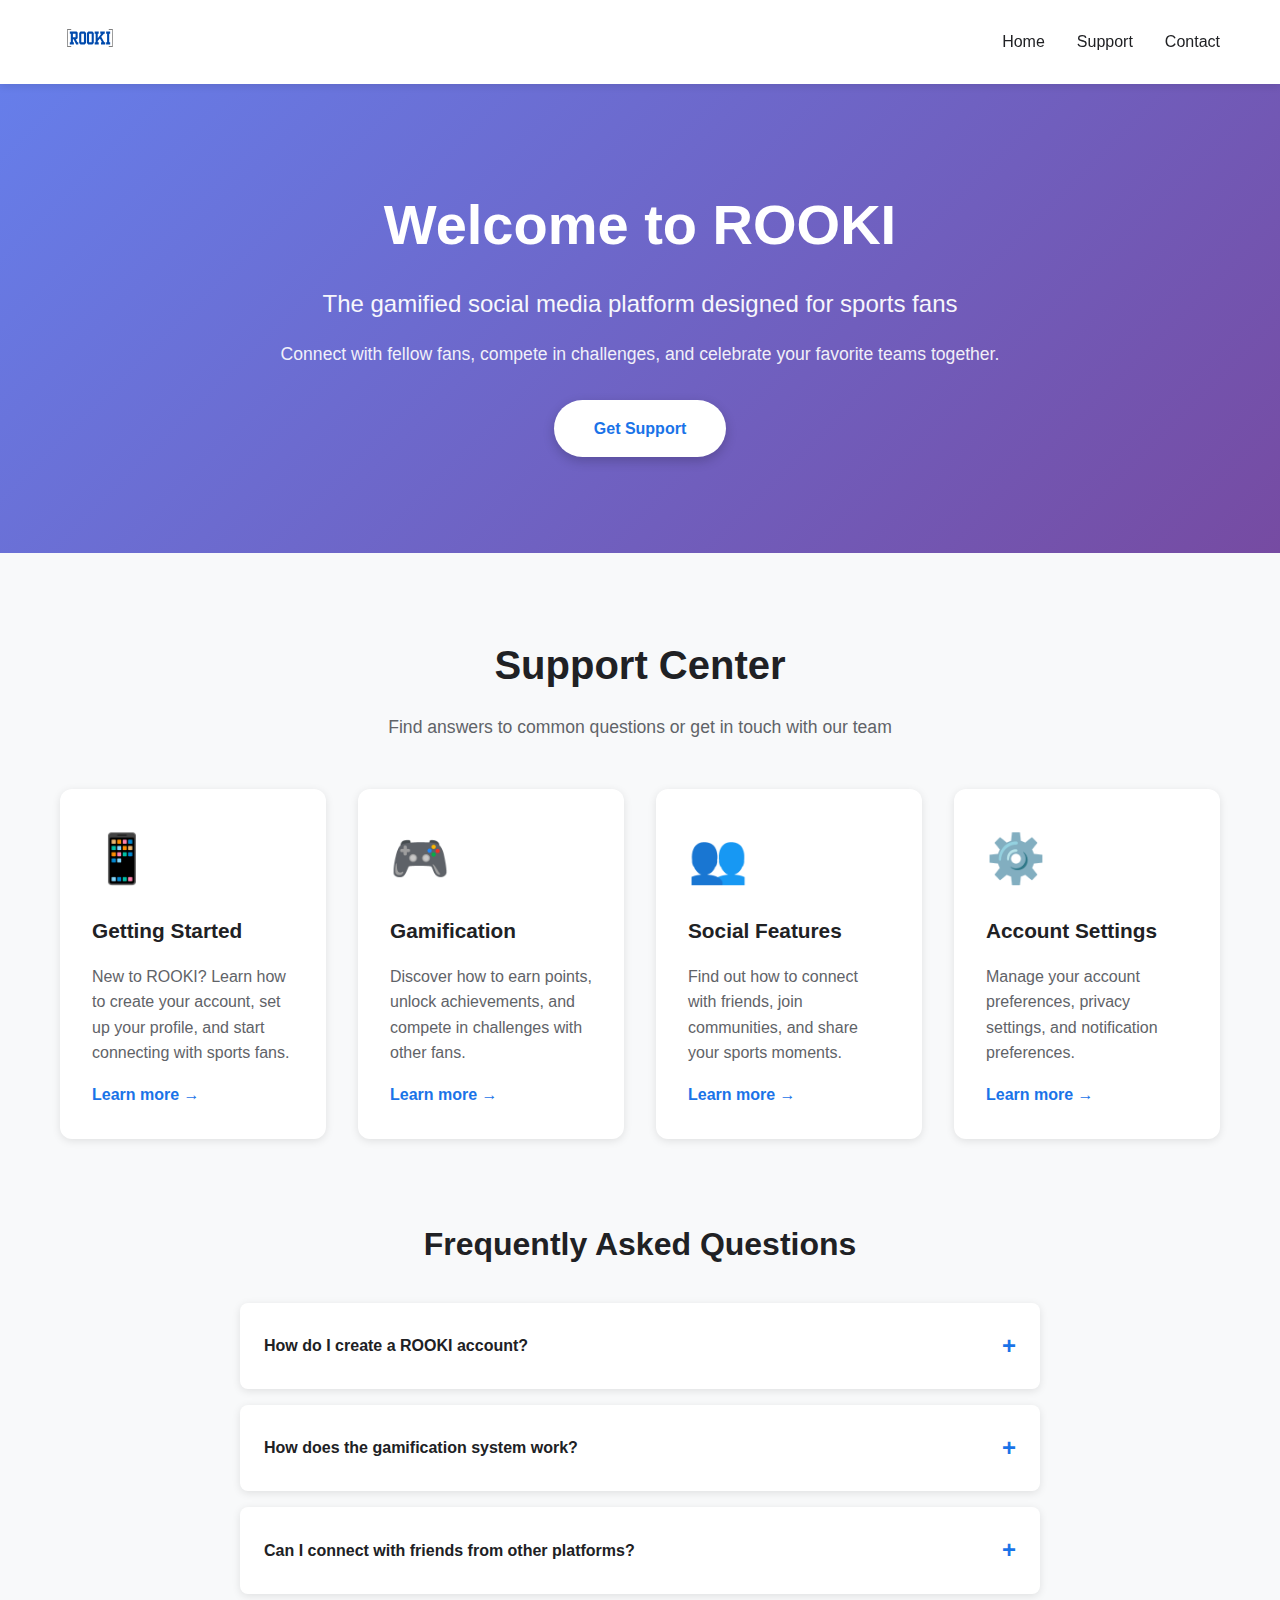
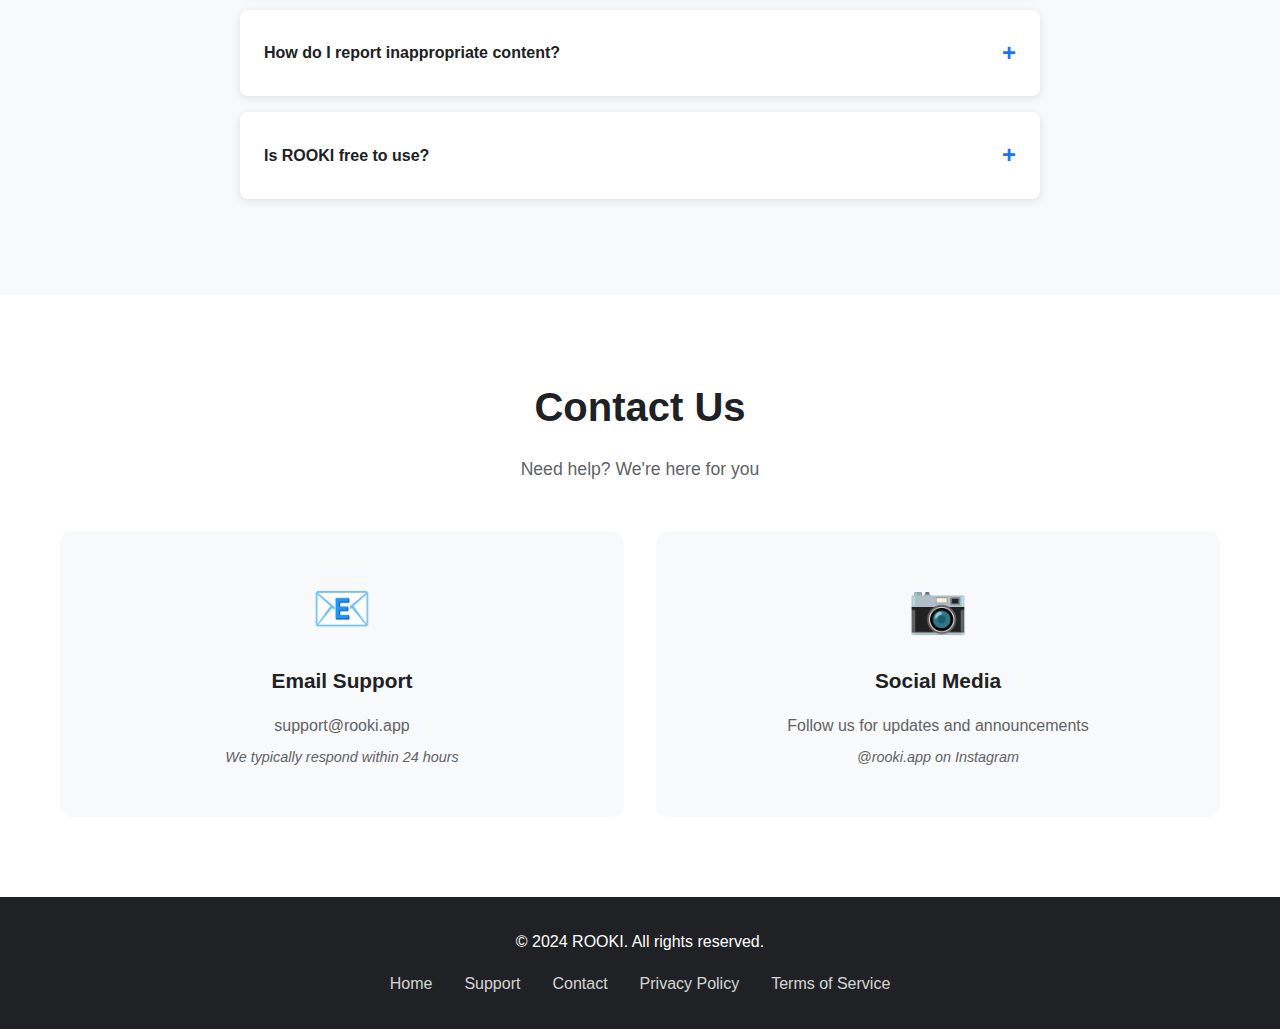
<file: index.html>
<!DOCTYPE html>
<html lang="en">
<head>
    <meta charset="UTF-8">
    <meta name="viewport" content="width=device-width, initial-scale=1.0">
    <title>ROOKI - Support</title>
    <link rel="stylesheet" href="styles.css">
</head>
<body>
    <nav class="navbar">
        <div class="container">
            <div class="nav-brand">
                <img src="rooki-logo.svg" alt="ROOKI" class="logo">
            </div>
            <ul class="nav-menu">
                <li><a href="#home">Home</a></li>
                <li><a href="#support">Support</a></li>
                <li><a href="#contact">Contact</a></li>
            </ul>
        </div>
    </nav>

    <section id="home" class="hero">
        <div class="container">
            <div class="hero-content">
                <h2>Welcome to ROOKI</h2>
                <p class="hero-subtitle">The gamified social media platform designed for sports fans</p>
                <p class="hero-description">Connect with fellow fans, compete in challenges, and celebrate your favorite teams together.</p>
                <a href="#support" class="btn-primary">Get Support</a>
            </div>
        </div>
    </section>

    <section id="support" class="support-section">
        <div class="container">
            <h2 class="section-title">Support Center</h2>
            <p class="section-subtitle">Find answers to common questions or get in touch with our team</p>

            <div class="support-grid">
                <div class="support-card">
                    <div class="card-icon">📱</div>
                    <h3>Getting Started</h3>
                    <p>New to ROOKI? Learn how to create your account, set up your profile, and start connecting with sports fans.</p>
                    <a href="#faq" class="card-link">Learn more →</a>
                </div>

                <div class="support-card">
                    <div class="card-icon">🎮</div>
                    <h3>Gamification</h3>
                    <p>Discover how to earn points, unlock achievements, and compete in challenges with other fans.</p>
                    <a href="#faq" class="card-link">Learn more →</a>
                </div>

                <div class="support-card">
                    <div class="card-icon">👥</div>
                    <h3>Social Features</h3>
                    <p>Find out how to connect with friends, join communities, and share your sports moments.</p>
                    <a href="#faq" class="card-link">Learn more →</a>
                </div>

                <div class="support-card">
                    <div class="card-icon">⚙️</div>
                    <h3>Account Settings</h3>
                    <p>Manage your account preferences, privacy settings, and notification preferences.</p>
                    <a href="#faq" class="card-link">Learn more →</a>
                </div>
            </div>

            <div id="faq" class="faq-section">
                <h3 class="faq-title">Frequently Asked Questions</h3>
                <div class="faq-list">
                    <div class="faq-item">
                        <div class="faq-question">
                            <span>How do I create a ROOKI account?</span>
                            <span class="faq-toggle">+</span>
                        </div>
                        <div class="faq-answer">
                            <p>You can create a ROOKI account by downloading our app and following the registration process. Simply provide your email address, create a username, and set up your profile.</p>
                        </div>
                    </div>

                    <div class="faq-item">
                        <div class="faq-question">
                            <span>How does the gamification system work?</span>
                            <span class="faq-toggle">+</span>
                        </div>
                        <div class="faq-answer">
                            <p>ROOKI rewards you with points primarily through placing locks (picks) on different games. You can also earn points by posting content, engaging with other fans, participating in challenges, and supporting your favorite teams. Earn achievements and climb the leaderboards!</p>
                        </div>
                    </div>

                    <div class="faq-item">
                        <div class="faq-question">
                            <span>Can I connect with friends from other platforms?</span>
                            <span class="faq-toggle">+</span>
                        </div>
                        <div class="faq-answer">
                            <p>Yes! You can invite friends to join ROOKI and connect with them on the platform. You can also find friends by searching their username or connecting through your contacts.</p>
                        </div>
                    </div>

                    <div class="faq-item">
                        <div class="faq-question">
                            <span>How do I report inappropriate content?</span>
                            <span class="faq-toggle">+</span>
                        </div>
                        <div class="faq-answer">
                            <p>If you encounter inappropriate content, you can report it by contacting us at our support email. Our moderation team will review the report promptly.</p>
                        </div>
                    </div>

                    <div class="faq-item">
                        <div class="faq-question">
                            <span>Is ROOKI free to use?</span>
                            <span class="faq-toggle">+</span>
                        </div>
                        <div class="faq-answer">
                            <p>Yes, ROOKI is free to download and use!</p>
                        </div>
                    </div>
                </div>
            </div>
        </div>
    </section>

    <section id="contact" class="contact-section">
        <div class="container">
            <h2 class="section-title">Contact Us</h2>
            <p class="section-subtitle">Need help? We're here for you</p>
            
            <div class="contact-grid">
                <div class="contact-card">
                    <div class="contact-icon">📧</div>
                    <h3>Email Support</h3>
                    <p>support@rooki.app</p>
                    <p class="contact-note">We typically respond within 24 hours</p>
                </div>

                <div class="contact-card">
                    <div class="contact-icon">📷</div>
                    <h3>Social Media</h3>
                    <p>Follow us for updates and announcements</p>
                    <p class="contact-note">@rooki.app on Instagram</p>
                </div>
            </div>
        </div>
    </section>

    <footer class="footer">
        <div class="container">
            <p>&copy; 2024 ROOKI. All rights reserved.</p>
            <div class="footer-links">
                <a href="#home">Home</a>
                <a href="#support">Support</a>
                <a href="#contact">Contact</a>
                <a href="privacy.html">Privacy Policy</a>
                <a href="#">Terms of Service</a>
            </div>
        </div>
    </footer>

    <script src="script.js"></script>
</body>
</html>
</file>
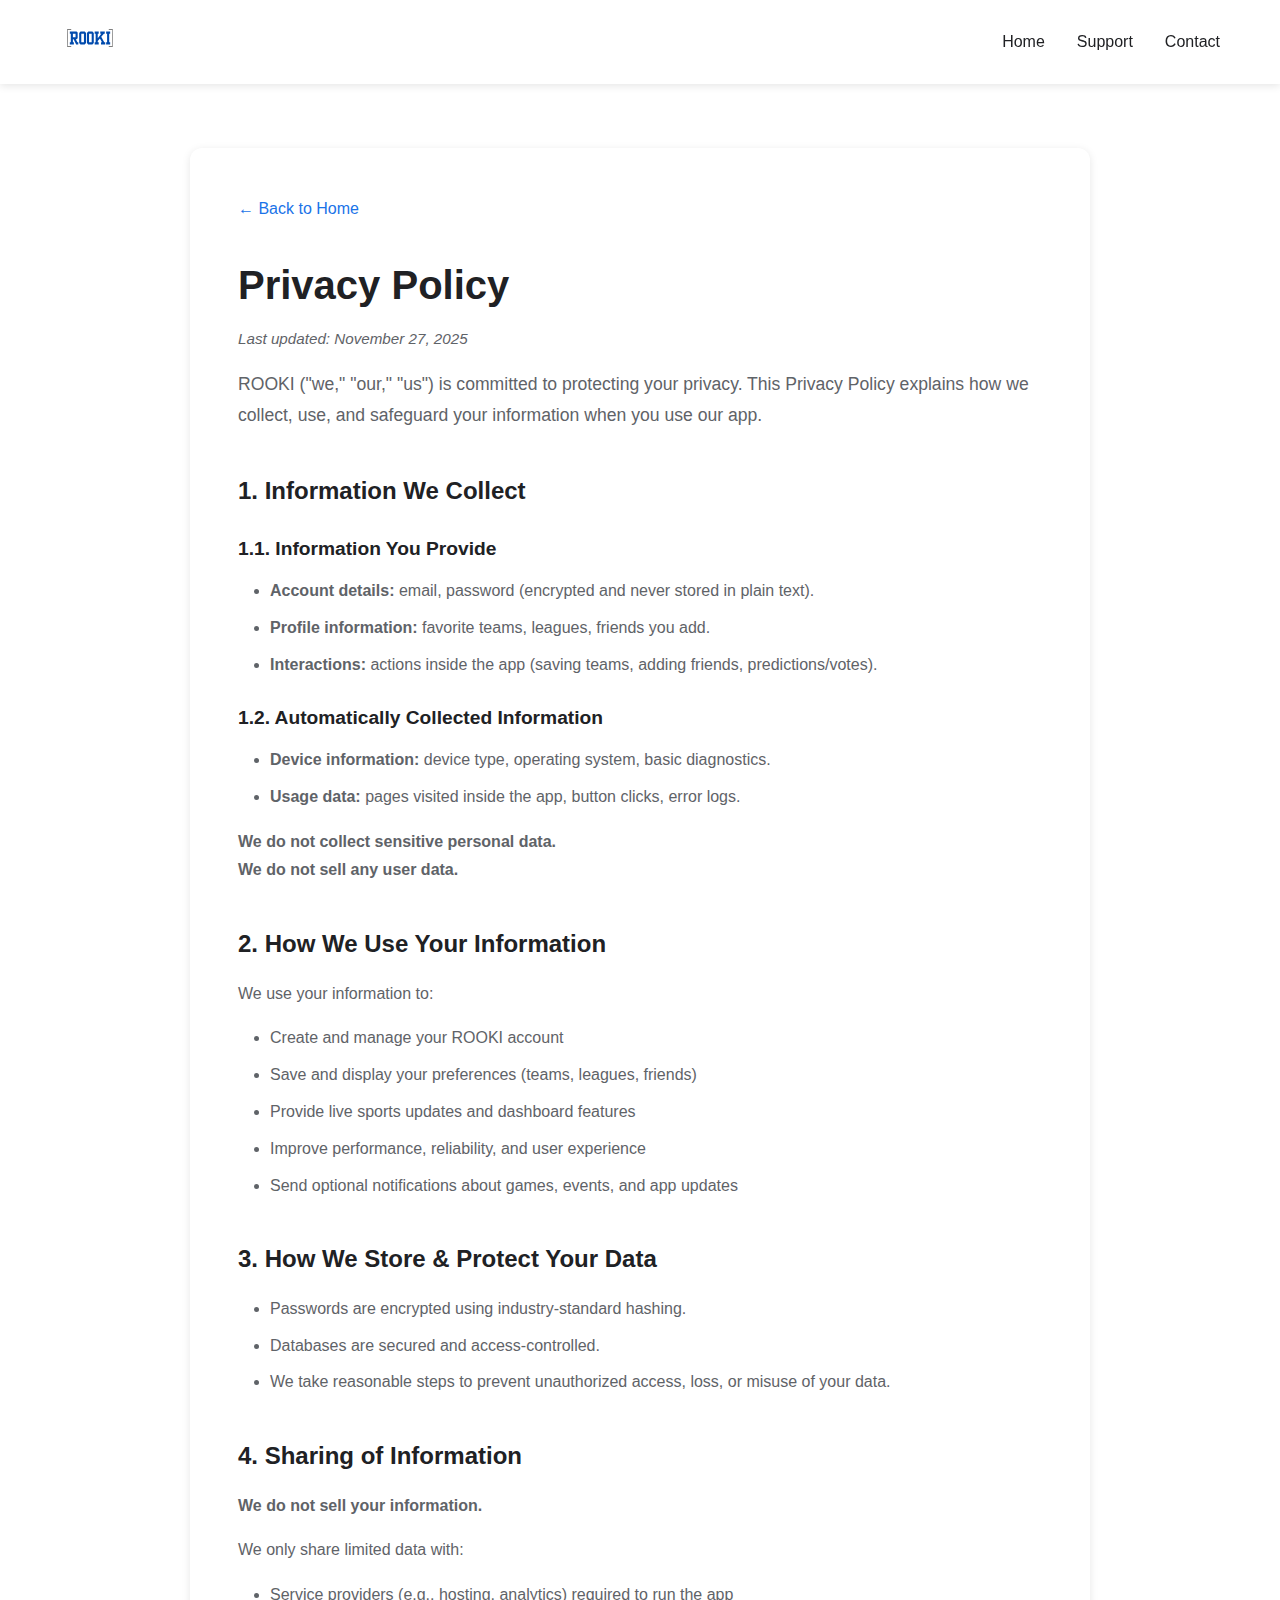
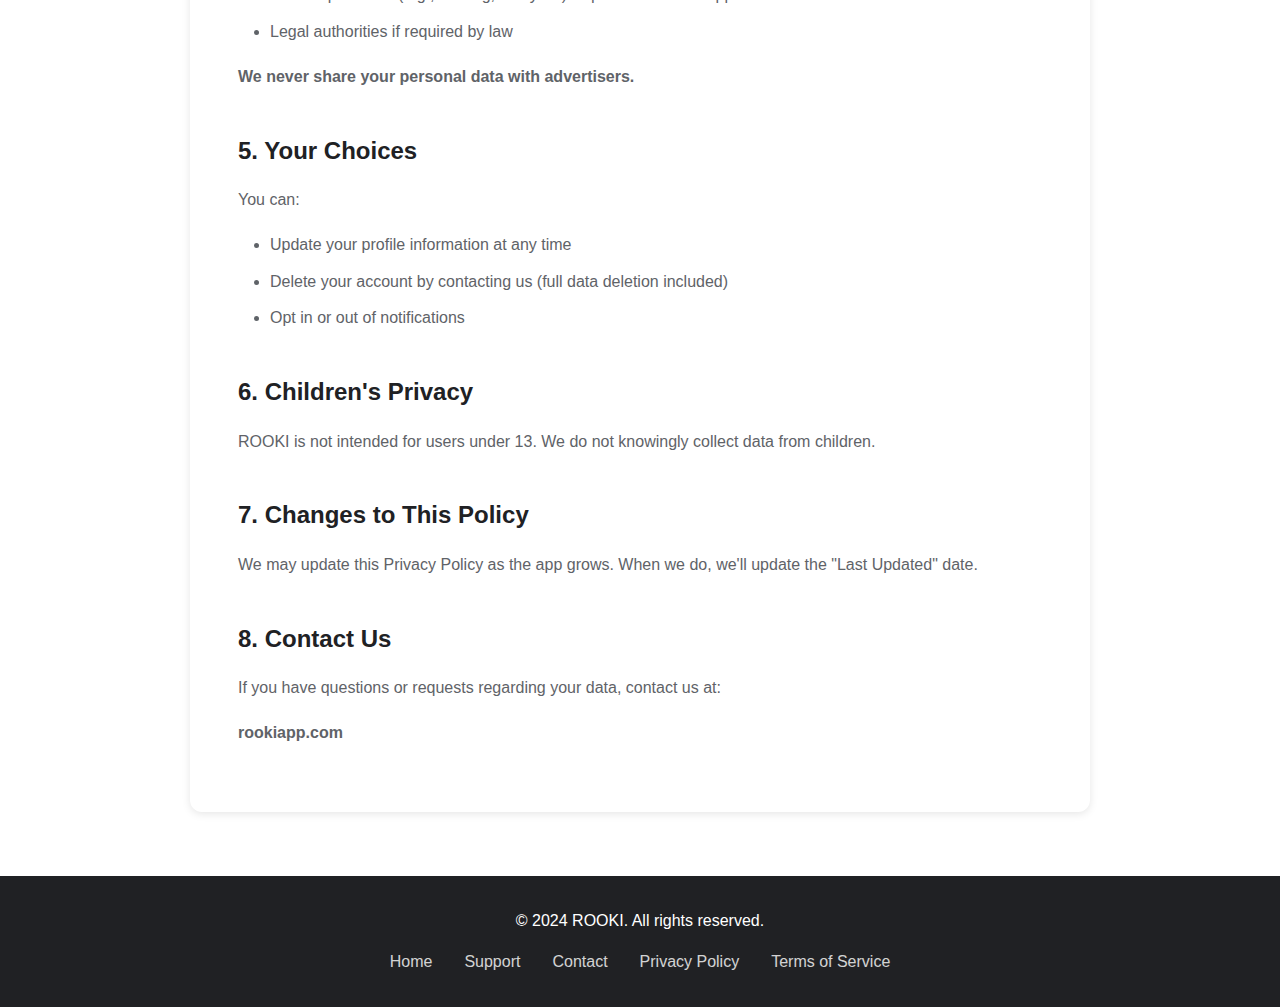
<file: privacy-policy.html>
<!DOCTYPE html>
<html lang="en">
<head>
    <meta charset="UTF-8">
    <meta name="viewport" content="width=device-width, initial-scale=1.0">
    <title>Privacy Policy - ROOKI</title>
    <link rel="stylesheet" href="styles.css">
    <style>
        .privacy-section {
            padding: 4rem 0;
            background: var(--white);
            min-height: 70vh;
        }

        .privacy-content {
            max-width: 900px;
            margin: 0 auto;
            background: var(--white);
            padding: 3rem;
            border-radius: 12px;
            box-shadow: var(--shadow);
        }

        .privacy-content h1 {
            font-size: 2.5rem;
            color: var(--text-dark);
            margin-bottom: 0.5rem;
        }

        .last-updated {
            color: var(--text-light);
            font-size: 0.95rem;
            margin-bottom: 2rem;
            font-style: italic;
        }

        .privacy-content h2 {
            font-size: 1.5rem;
            color: var(--text-dark);
            margin-top: 2.5rem;
            margin-bottom: 1rem;
        }

        .privacy-content h3 {
            font-size: 1.2rem;
            color: var(--text-dark);
            margin-top: 1.5rem;
            margin-bottom: 0.75rem;
        }

        .privacy-content p {
            color: var(--text-light);
            margin-bottom: 1rem;
            line-height: 1.8;
        }

        .privacy-content ul {
            color: var(--text-light);
            margin-left: 2rem;
            margin-bottom: 1rem;
            line-height: 1.8;
        }

        .privacy-content li {
            margin-bottom: 0.5rem;
        }

        .back-link {
            display: inline-block;
            margin-bottom: 2rem;
            color: var(--primary-color);
            text-decoration: none;
            font-weight: 500;
            transition: color 0.3s ease;
        }

        .back-link:hover {
            color: var(--primary-dark);
        }

        .privacy-intro {
            font-size: 1.1rem;
            margin-bottom: 2rem;
            line-height: 1.8;
        }

        @media (max-width: 768px) {
            .privacy-content {
                padding: 2rem 1.5rem;
            }

            .privacy-content h1 {
                font-size: 2rem;
            }

            .privacy-content h2 {
                font-size: 1.3rem;
            }
        }
    </style>
</head>
<body>
    <nav class="navbar">
        <div class="container">
            <div class="nav-brand">
                <a href="index.html"><img src="rooki-logo.svg" alt="ROOKI" class="logo"></a>
            </div>
            <ul class="nav-menu">
                <li><a href="index.html#home">Home</a></li>
                <li><a href="index.html#support">Support</a></li>
                <li><a href="index.html#contact">Contact</a></li>
            </ul>
        </div>
    </nav>

    <section class="privacy-section">
        <div class="container">
            <div class="privacy-content">
                <a href="index.html" class="back-link">← Back to Home</a>
                
                <h1>Privacy Policy</h1>
                <p class="last-updated">Last updated: November 27, 2025</p>
                
                <p class="privacy-intro">
                    ROOKI ("we," "our," "us") is committed to protecting your privacy. 
                    This Privacy Policy explains how we collect, use, and safeguard your 
                    information when you use our app.
                </p>

                <h2>1. Information We Collect</h2>
                
                <h3>1.1. Information You Provide</h3>
                <ul>
                    <li><strong>Account details:</strong> email, password (encrypted and never stored in plain text).</li>
                    <li><strong>Profile information:</strong> favorite teams, leagues, friends you add.</li>
                    <li><strong>Interactions:</strong> actions inside the app (saving teams, adding friends, predictions/votes).</li>
                </ul>

                <h3>1.2. Automatically Collected Information</h3>
                <ul>
                    <li><strong>Device information:</strong> device type, operating system, basic diagnostics.</li>
                    <li><strong>Usage data:</strong> pages visited inside the app, button clicks, error logs.</li>
                </ul>

                <p>
                    <strong>We do not collect sensitive personal data.</strong><br>
                    <strong>We do not sell any user data.</strong>
                </p>

                <h2>2. How We Use Your Information</h2>
                <p>We use your information to:</p>
                <ul>
                    <li>Create and manage your ROOKI account</li>
                    <li>Save and display your preferences (teams, leagues, friends)</li>
                    <li>Provide live sports updates and dashboard features</li>
                    <li>Improve performance, reliability, and user experience</li>
                    <li>Send optional notifications about games, events, and app updates</li>
                </ul>

                <h2>3. How We Store & Protect Your Data</h2>
                <ul>
                    <li>Passwords are encrypted using industry-standard hashing.</li>
                    <li>Databases are secured and access-controlled.</li>
                    <li>We take reasonable steps to prevent unauthorized access, loss, or misuse of your data.</li>
                </ul>

                <h2>4. Sharing of Information</h2>
                <p><strong>We do not sell your information.</strong></p>
                <p>We only share limited data with:</p>
                <ul>
                    <li>Service providers (e.g., hosting, analytics) required to run the app</li>
                    <li>Legal authorities if required by law</li>
                </ul>
                <p><strong>We never share your personal data with advertisers.</strong></p>

                <h2>5. Your Choices</h2>
                <p>You can:</p>
                <ul>
                    <li>Update your profile information at any time</li>
                    <li>Delete your account by contacting us (full data deletion included)</li>
                    <li>Opt in or out of notifications</li>
                </ul>

                <h2>6. Children's Privacy</h2>
                <p>
                    ROOKI is not intended for users under 13. 
                    We do not knowingly collect data from children.
                </p>

                <h2>7. Changes to This Policy</h2>
                <p>
                    We may update this Privacy Policy as the app grows. 
                    When we do, we'll update the "Last Updated" date.
                </p>

                <h2>8. Contact Us</h2>
                <p>
                    If you have questions or requests regarding your data, contact us at:
                </p>
                <p>
                    <strong>rookiapp.com</strong>
                </p>
            </div>
        </div>
    </section>

    <footer class="footer">
        <div class="container">
            <p>&copy; 2024 ROOKI. All rights reserved.</p>
            <div class="footer-links">
                <a href="index.html#home">Home</a>
                <a href="index.html#support">Support</a>
                <a href="index.html#contact">Contact</a>
                <a href="privacy-policy.html">Privacy Policy</a>
                <a href="#">Terms of Service</a>
            </div>
        </div>
    </footer>

    <script src="script.js"></script>
</body>
</html>
</file>
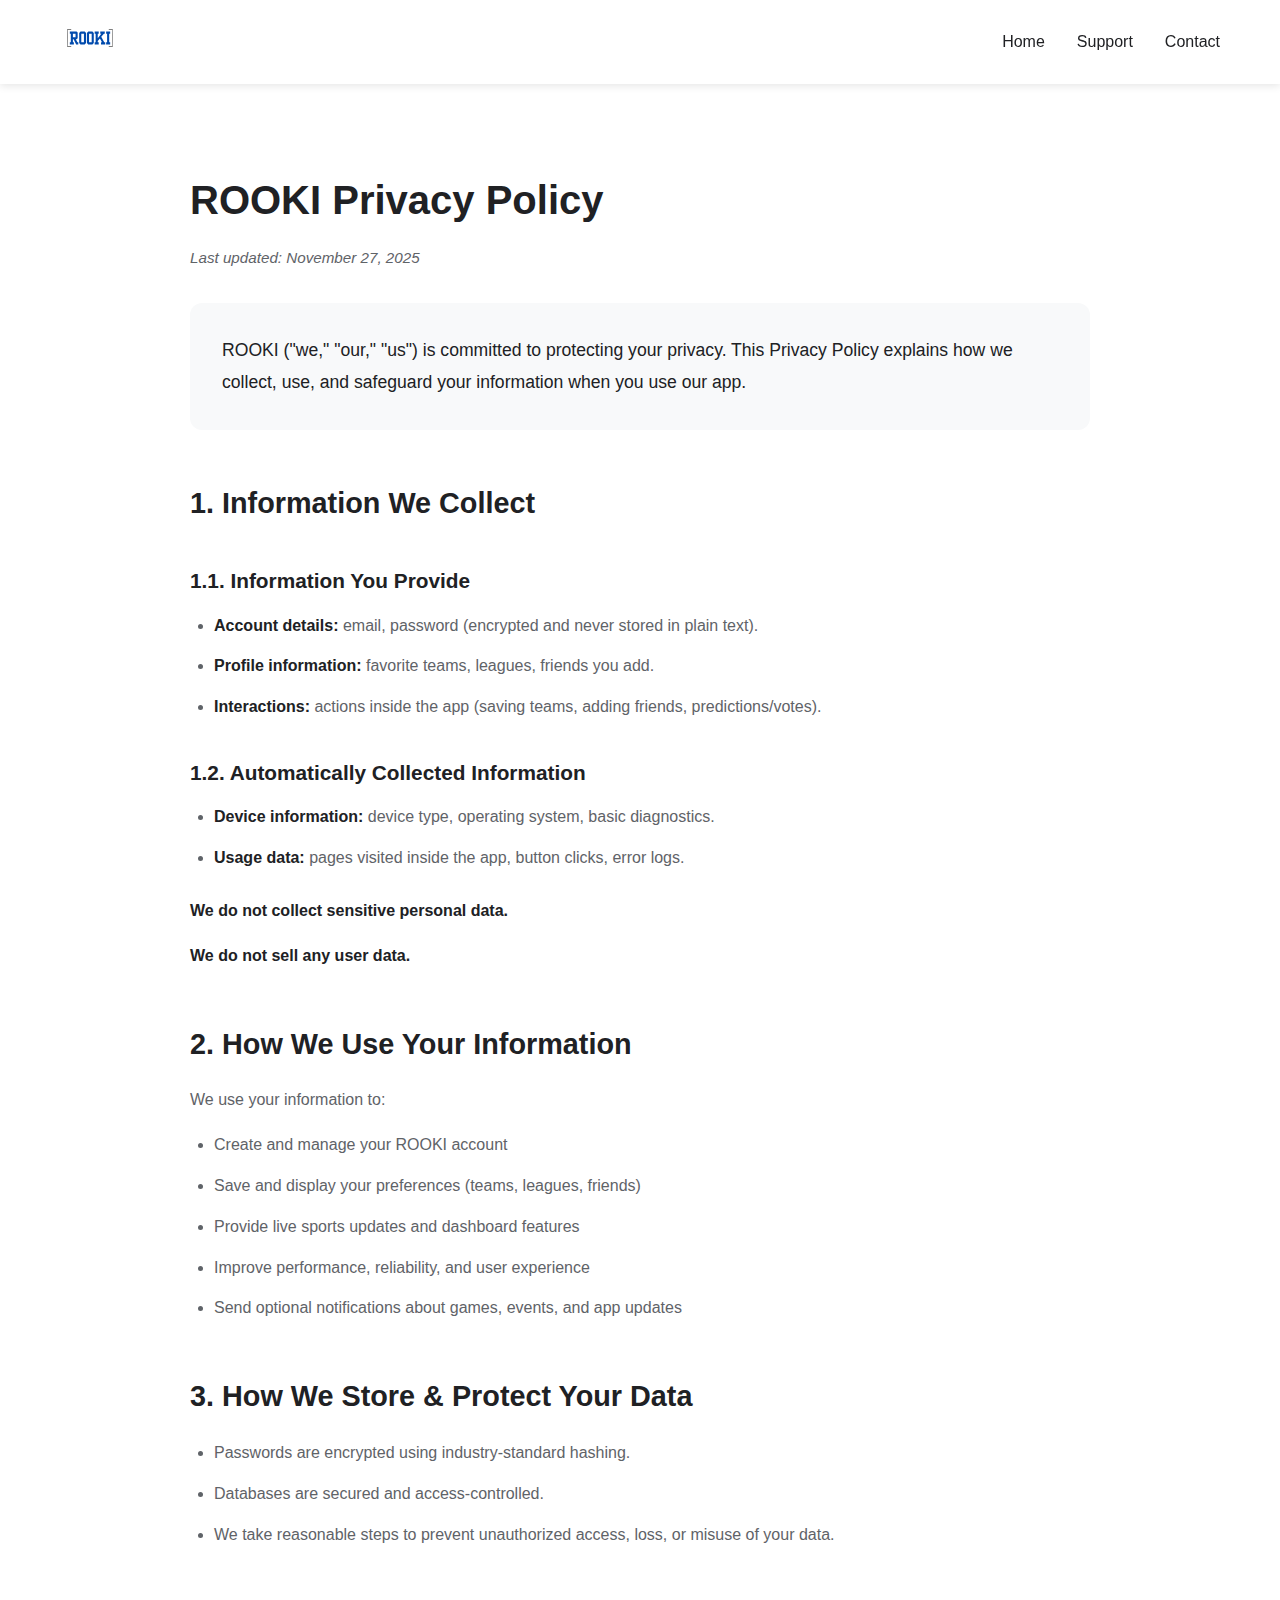
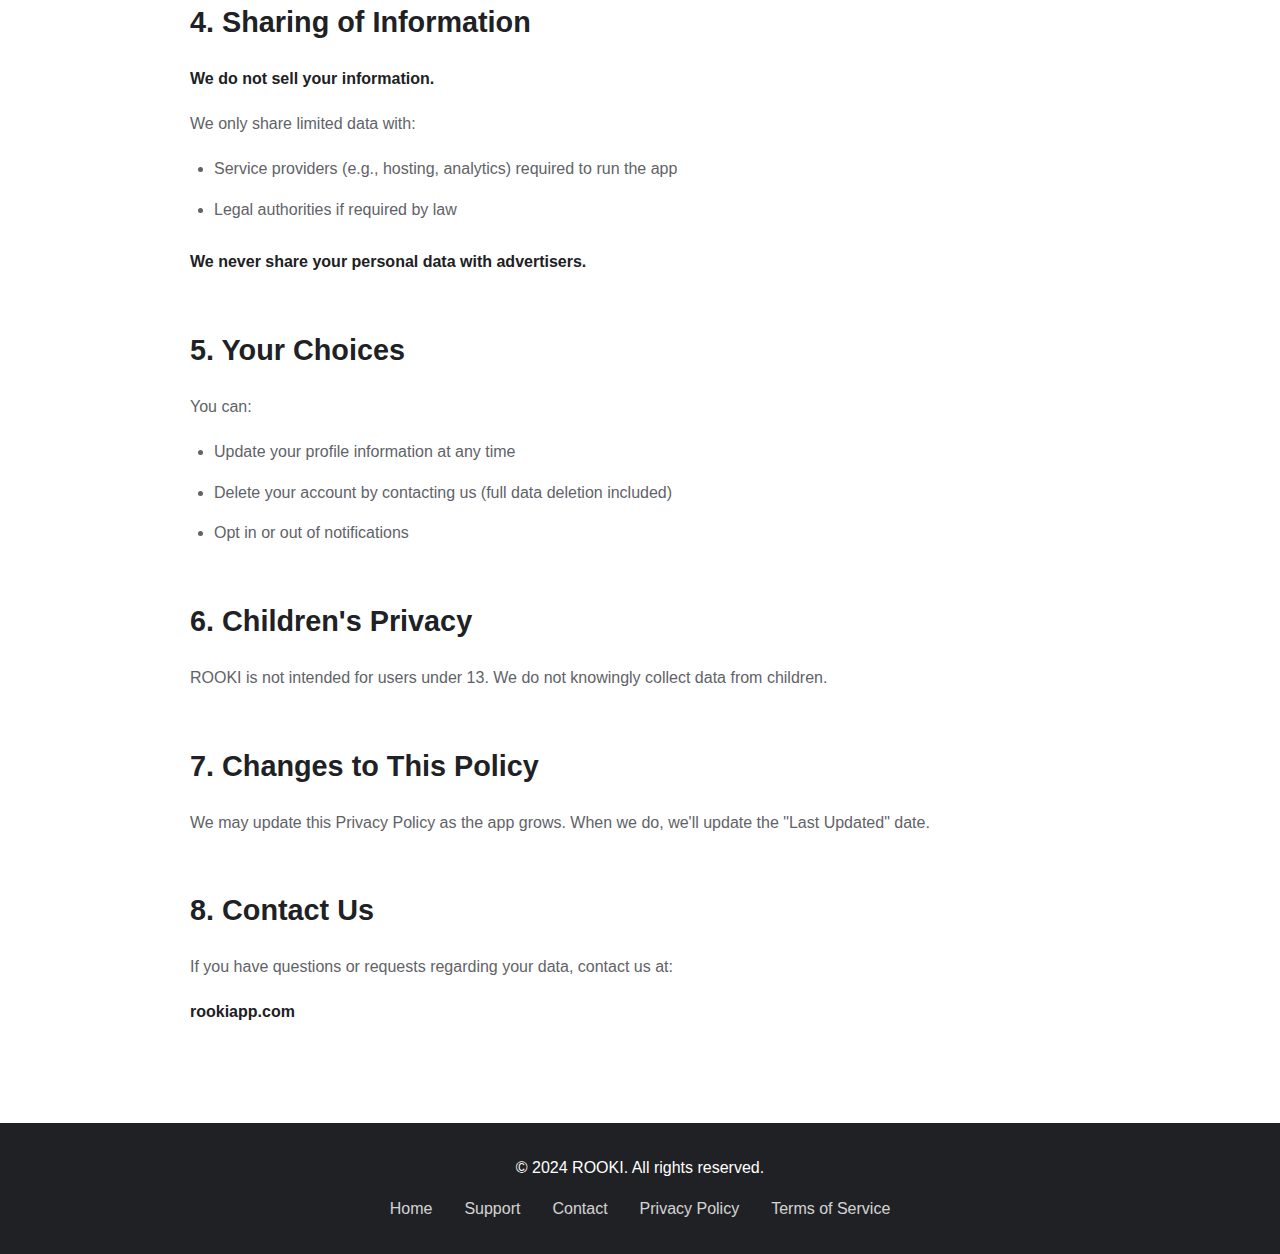
<file: privacy.html>
<!DOCTYPE html>
<html lang="en">
<head>
    <meta charset="UTF-8">
    <meta name="viewport" content="width=device-width, initial-scale=1.0">
    <title>Privacy Policy - ROOKI</title>
    <link rel="stylesheet" href="styles.css">
    <style>
        .privacy-section {
            padding: 5rem 0;
            background: var(--white);
        }

        .privacy-content {
            max-width: 900px;
            margin: 0 auto;
            line-height: 1.8;
        }

        .privacy-content h1 {
            font-size: 2.5rem;
            margin-bottom: 0.5rem;
            color: var(--text-dark);
        }

        .privacy-content .last-updated {
            color: var(--text-light);
            font-size: 0.95rem;
            margin-bottom: 2rem;
            font-style: italic;
        }

        .privacy-content h2 {
            font-size: 1.8rem;
            margin-top: 3rem;
            margin-bottom: 1rem;
            color: var(--text-dark);
        }

        .privacy-content h3 {
            font-size: 1.3rem;
            margin-top: 2rem;
            margin-bottom: 0.75rem;
            color: var(--text-dark);
        }

        .privacy-content p {
            color: var(--text-light);
            margin-bottom: 1rem;
        }

        .privacy-content ul {
            margin-left: 1.5rem;
            margin-bottom: 1.5rem;
            color: var(--text-light);
        }

        .privacy-content li {
            margin-bottom: 0.75rem;
        }

        .privacy-content strong {
            color: var(--text-dark);
        }

        .privacy-intro {
            background: var(--bg-light);
            padding: 2rem;
            border-radius: 12px;
            margin-bottom: 3rem;
        }

        .privacy-intro p {
            color: var(--text-dark);
            font-size: 1.1rem;
            margin-bottom: 0;
        }

        @media (max-width: 768px) {
            .privacy-content h1 {
                font-size: 2rem;
            }

            .privacy-content h2 {
                font-size: 1.5rem;
            }

            .privacy-content h3 {
                font-size: 1.1rem;
            }
        }
    </style>
</head>
<body>
    <nav class="navbar">
        <div class="container">
            <div class="nav-brand">
                <a href="index.html"><img src="rooki-logo.svg" alt="ROOKI" class="logo"></a>
            </div>
            <ul class="nav-menu">
                <li><a href="index.html#home">Home</a></li>
                <li><a href="index.html#support">Support</a></li>
                <li><a href="index.html#contact">Contact</a></li>
            </ul>
        </div>
    </nav>

    <section class="privacy-section">
        <div class="container">
            <div class="privacy-content">
                <h1>ROOKI Privacy Policy</h1>
                <p class="last-updated">Last updated: November 27, 2025</p>

                <div class="privacy-intro">
                    <p>ROOKI ("we," "our," "us") is committed to protecting your privacy. This Privacy Policy explains how we collect, use, and safeguard your information when you use our app.</p>
                </div>

                <h2>1. Information We Collect</h2>

                <h3>1.1. Information You Provide</h3>
                <ul>
                    <li><strong>Account details:</strong> email, password (encrypted and never stored in plain text).</li>
                    <li><strong>Profile information:</strong> favorite teams, leagues, friends you add.</li>
                    <li><strong>Interactions:</strong> actions inside the app (saving teams, adding friends, predictions/votes).</li>
                </ul>

                <h3>1.2. Automatically Collected Information</h3>
                <ul>
                    <li><strong>Device information:</strong> device type, operating system, basic diagnostics.</li>
                    <li><strong>Usage data:</strong> pages visited inside the app, button clicks, error logs.</li>
                </ul>

                <p><strong>We do not collect sensitive personal data.</strong></p>
                <p><strong>We do not sell any user data.</strong></p>

                <h2>2. How We Use Your Information</h2>
                <p>We use your information to:</p>
                <ul>
                    <li>Create and manage your ROOKI account</li>
                    <li>Save and display your preferences (teams, leagues, friends)</li>
                    <li>Provide live sports updates and dashboard features</li>
                    <li>Improve performance, reliability, and user experience</li>
                    <li>Send optional notifications about games, events, and app updates</li>
                </ul>

                <h2>3. How We Store & Protect Your Data</h2>
                <ul>
                    <li>Passwords are encrypted using industry-standard hashing.</li>
                    <li>Databases are secured and access-controlled.</li>
                    <li>We take reasonable steps to prevent unauthorized access, loss, or misuse of your data.</li>
                </ul>

                <h2>4. Sharing of Information</h2>
                <p><strong>We do not sell your information.</strong></p>
                <p>We only share limited data with:</p>
                <ul>
                    <li>Service providers (e.g., hosting, analytics) required to run the app</li>
                    <li>Legal authorities if required by law</li>
                </ul>
                <p><strong>We never share your personal data with advertisers.</strong></p>

                <h2>5. Your Choices</h2>
                <p>You can:</p>
                <ul>
                    <li>Update your profile information at any time</li>
                    <li>Delete your account by contacting us (full data deletion included)</li>
                    <li>Opt in or out of notifications</li>
                </ul>

                <h2>6. Children's Privacy</h2>
                <p>ROOKI is not intended for users under 13. We do not knowingly collect data from children.</p>

                <h2>7. Changes to This Policy</h2>
                <p>We may update this Privacy Policy as the app grows. When we do, we'll update the "Last Updated" date.</p>

                <h2>8. Contact Us</h2>
                <p>If you have questions or requests regarding your data, contact us at:</p>
                <p><strong>rookiapp.com</strong></p>
            </div>
        </div>
    </section>

    <footer class="footer">
        <div class="container">
            <p>&copy; 2024 ROOKI. All rights reserved.</p>
            <div class="footer-links">
                <a href="index.html#home">Home</a>
                <a href="index.html#support">Support</a>
                <a href="index.html#contact">Contact</a>
                <a href="privacy.html">Privacy Policy</a>
                <a href="#">Terms of Service</a>
            </div>
        </div>
    </footer>

    <script src="script.js"></script>
</body>
</html>
</file>
<file: styles.css>
* {
    margin: 0;
    padding: 0;
    box-sizing: border-box;
}

:root {
    --primary-color: #1a73e8;
    --primary-dark: #1557b0;
    --secondary-color: #ff6b35;
    --text-dark: #202124;
    --text-light: #5f6368;
    --bg-light: #f8f9fa;
    --white: #ffffff;
    --border-color: #e8eaed;
    --shadow: 0 2px 8px rgba(0, 0, 0, 0.1);
    --shadow-hover: 0 4px 16px rgba(0, 0, 0, 0.15);
}

body {
    font-family: -apple-system, BlinkMacSystemFont, 'Segoe UI', Roboto, 'Helvetica Neue', Arial, sans-serif;
    color: var(--text-dark);
    line-height: 1.6;
    overflow-x: hidden;
}

.container {
    max-width: 1200px;
    margin: 0 auto;
    padding: 0 20px;
}

/* Navigation */
.navbar {
    background: var(--white);
    box-shadow: var(--shadow);
    position: sticky;
    top: 0;
    z-index: 1000;
    padding: 0.5rem 0;
}

.navbar .container {
    display: flex;
    justify-content: space-between;
    align-items: center;
}

.nav-brand .logo {
    height: 60px;
    width: auto;
    max-width: 200px;
}

.nav-menu {
    display: flex;
    list-style: none;
    gap: 2rem;
}

.nav-menu a {
    text-decoration: none;
    color: var(--text-dark);
    font-weight: 500;
    transition: color 0.3s ease;
}

.nav-menu a:hover {
    color: var(--primary-color);
}

/* Hero Section */
.hero {
    background: linear-gradient(135deg, #667eea 0%, #764ba2 100%);
    color: var(--white);
    padding: 6rem 0;
    text-align: center;
}

.hero-content {
    max-width: 800px;
    margin: 0 auto;
}

.hero h2 {
    font-size: 3.5rem;
    margin-bottom: 1rem;
    font-weight: 700;
}

.hero-subtitle {
    font-size: 1.5rem;
    margin-bottom: 1rem;
    opacity: 0.95;
}

.hero-description {
    font-size: 1.1rem;
    margin-bottom: 2rem;
    opacity: 0.9;
}

.btn-primary {
    display: inline-block;
    padding: 1rem 2.5rem;
    background: var(--white);
    color: var(--primary-color);
    text-decoration: none;
    border-radius: 50px;
    font-weight: 600;
    transition: transform 0.3s ease, box-shadow 0.3s ease;
    box-shadow: 0 4px 12px rgba(0, 0, 0, 0.2);
}

.btn-primary:hover {
    transform: translateY(-2px);
    box-shadow: 0 6px 20px rgba(0, 0, 0, 0.3);
}

/* Support Section */
.support-section {
    padding: 5rem 0;
    background: var(--bg-light);
}

.section-title {
    font-size: 2.5rem;
    text-align: center;
    margin-bottom: 1rem;
    color: var(--text-dark);
}

.section-subtitle {
    text-align: center;
    color: var(--text-light);
    font-size: 1.1rem;
    margin-bottom: 3rem;
}

.support-grid {
    display: grid;
    grid-template-columns: repeat(auto-fit, minmax(250px, 1fr));
    gap: 2rem;
    margin-bottom: 5rem;
}

.support-card {
    background: var(--white);
    padding: 2rem;
    border-radius: 12px;
    box-shadow: var(--shadow);
    transition: transform 0.3s ease, box-shadow 0.3s ease;
}

.support-card:hover {
    transform: translateY(-5px);
    box-shadow: var(--shadow-hover);
}

.card-icon {
    font-size: 3rem;
    margin-bottom: 1rem;
}

.support-card h3 {
    font-size: 1.3rem;
    margin-bottom: 1rem;
    color: var(--text-dark);
}

.support-card p {
    color: var(--text-light);
    margin-bottom: 1rem;
}

.card-link {
    color: var(--primary-color);
    text-decoration: none;
    font-weight: 600;
    transition: color 0.3s ease;
}

.card-link:hover {
    color: var(--primary-dark);
}

/* FAQ Section */
.faq-section {
    margin-top: 4rem;
}

.faq-title {
    font-size: 2rem;
    margin-bottom: 2rem;
    text-align: center;
}

.faq-list {
    max-width: 800px;
    margin: 0 auto;
}

.faq-item {
    background: var(--white);
    border-radius: 8px;
    margin-bottom: 1rem;
    box-shadow: var(--shadow);
    overflow: hidden;
}

.faq-question {
    padding: 1.5rem;
    display: flex;
    justify-content: space-between;
    align-items: center;
    cursor: pointer;
    font-weight: 600;
    transition: background 0.3s ease;
}

.faq-question:hover {
    background: var(--bg-light);
}

.faq-toggle {
    font-size: 1.5rem;
    color: var(--primary-color);
    transition: transform 0.3s ease;
}

.faq-item.active .faq-toggle {
    transform: rotate(45deg);
}

.faq-answer {
    max-height: 0;
    overflow: hidden;
    transition: max-height 0.3s ease, padding 0.3s ease;
    padding: 0 1.5rem;
}

.faq-item.active .faq-answer {
    max-height: 500px;
    padding: 0 1.5rem 1.5rem 1.5rem;
}

.faq-answer p {
    color: var(--text-light);
    line-height: 1.8;
}

/* Contact Section */
.contact-section {
    padding: 5rem 0;
    background: var(--white);
}

.contact-grid {
    display: grid;
    grid-template-columns: repeat(auto-fit, minmax(250px, 1fr));
    gap: 2rem;
    margin-top: 3rem;
}

.contact-card {
    background: var(--bg-light);
    padding: 2.5rem;
    border-radius: 12px;
    text-align: center;
    transition: transform 0.3s ease, box-shadow 0.3s ease;
}

.contact-card:hover {
    transform: translateY(-5px);
    box-shadow: var(--shadow);
}

.contact-icon {
    font-size: 3rem;
    margin-bottom: 1rem;
}

.contact-card h3 {
    font-size: 1.3rem;
    margin-bottom: 1rem;
    color: var(--text-dark);
}

.contact-card p {
    color: var(--text-light);
    margin-bottom: 0.5rem;
}

.contact-note {
    font-size: 0.9rem;
    color: var(--text-light);
    font-style: italic;
}

/* Footer */
.footer {
    background: var(--text-dark);
    color: var(--white);
    padding: 2rem 0;
    text-align: center;
}

.footer-links {
    margin-top: 1rem;
    display: flex;
    justify-content: center;
    gap: 2rem;
    flex-wrap: wrap;
}

.footer-links a {
    color: var(--white);
    text-decoration: none;
    opacity: 0.8;
    transition: opacity 0.3s ease;
}

.footer-links a:hover {
    opacity: 1;
}

/* Responsive Design */
@media (max-width: 768px) {
    .nav-menu {
        gap: 1rem;
    }

    .hero h2 {
        font-size: 2.5rem;
    }

    .hero-subtitle {
        font-size: 1.2rem;
    }

    .section-title {
        font-size: 2rem;
    }

    .support-grid,
    .contact-grid {
        grid-template-columns: 1fr;
    }

    .footer-links {
        flex-direction: column;
        gap: 1rem;
    }
}

@media (max-width: 480px) {
    .nav-brand .logo {
        height: 45px;
        max-width: 150px;
    }

    .nav-menu {
        gap: 0.5rem;
        font-size: 0.9rem;
    }

    .hero {
        padding: 4rem 0;
    }

    .hero h2 {
        font-size: 2rem;
    }
}
</file>
